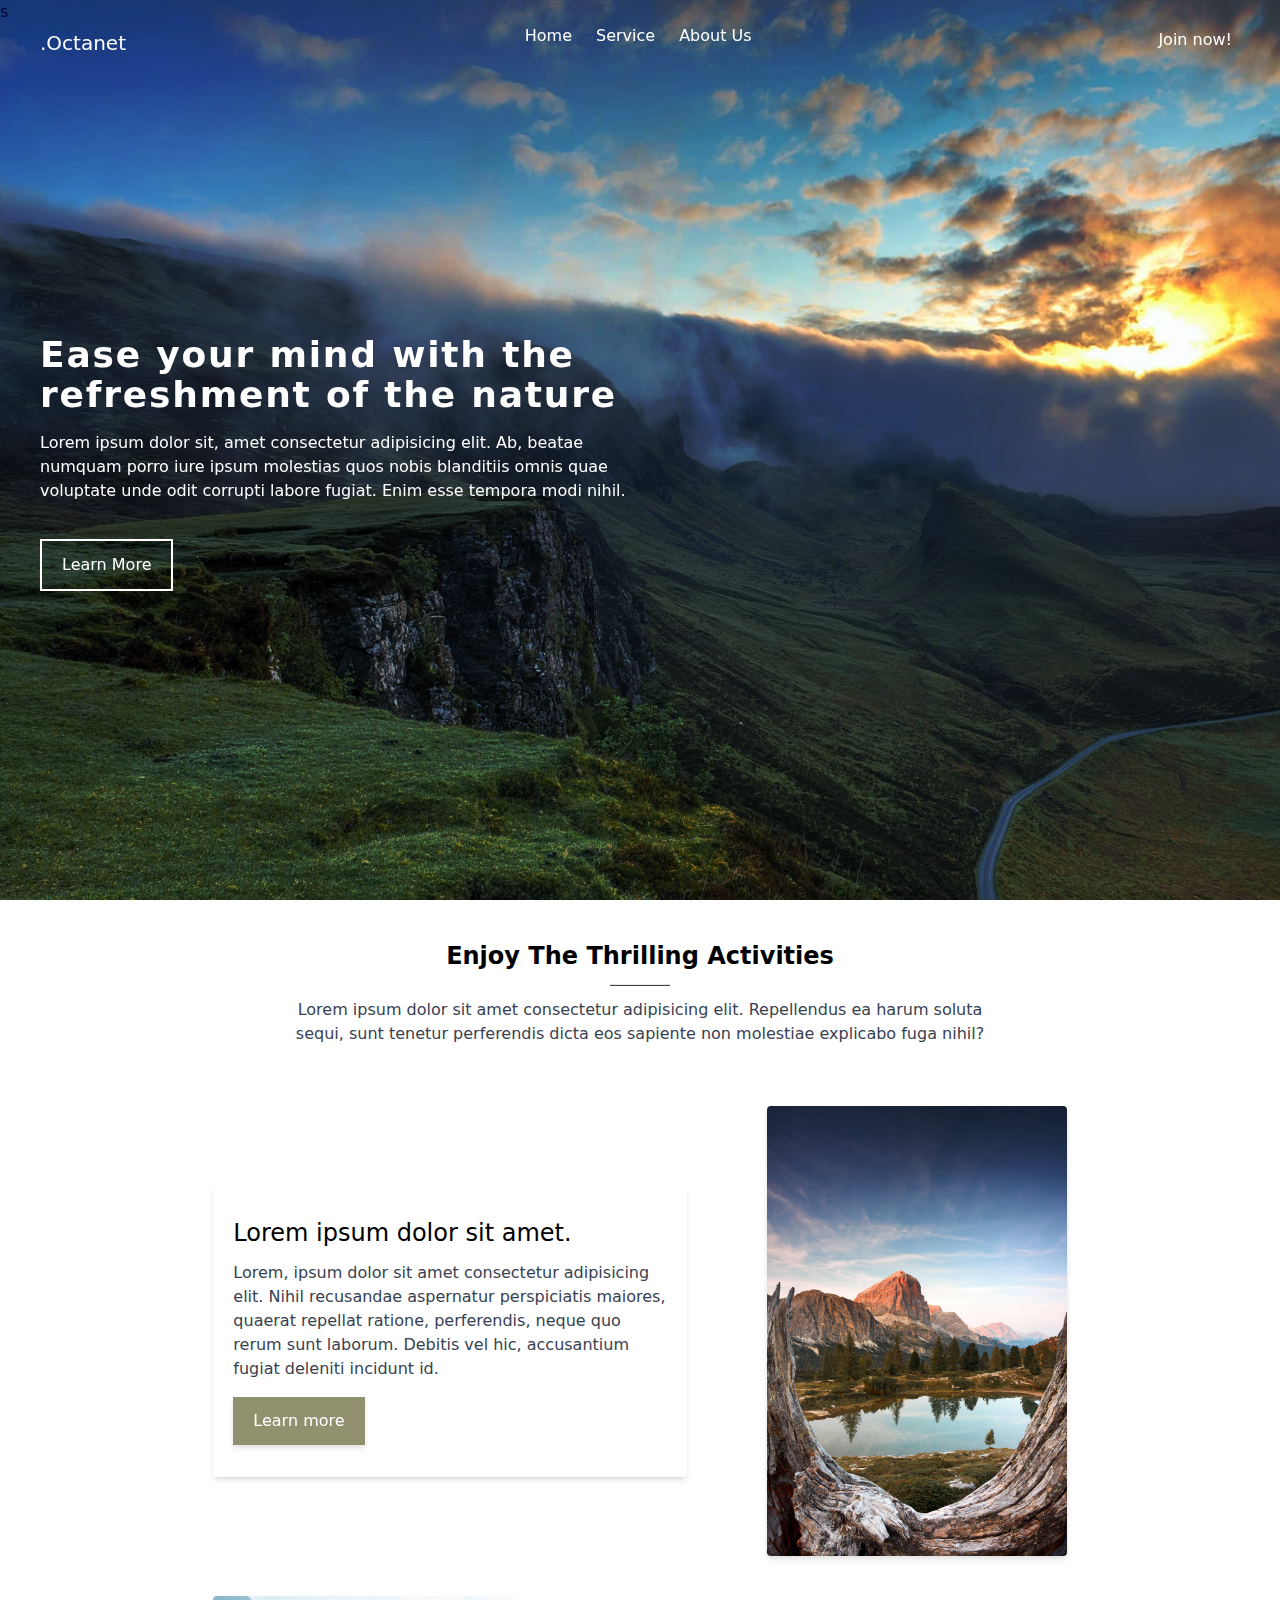
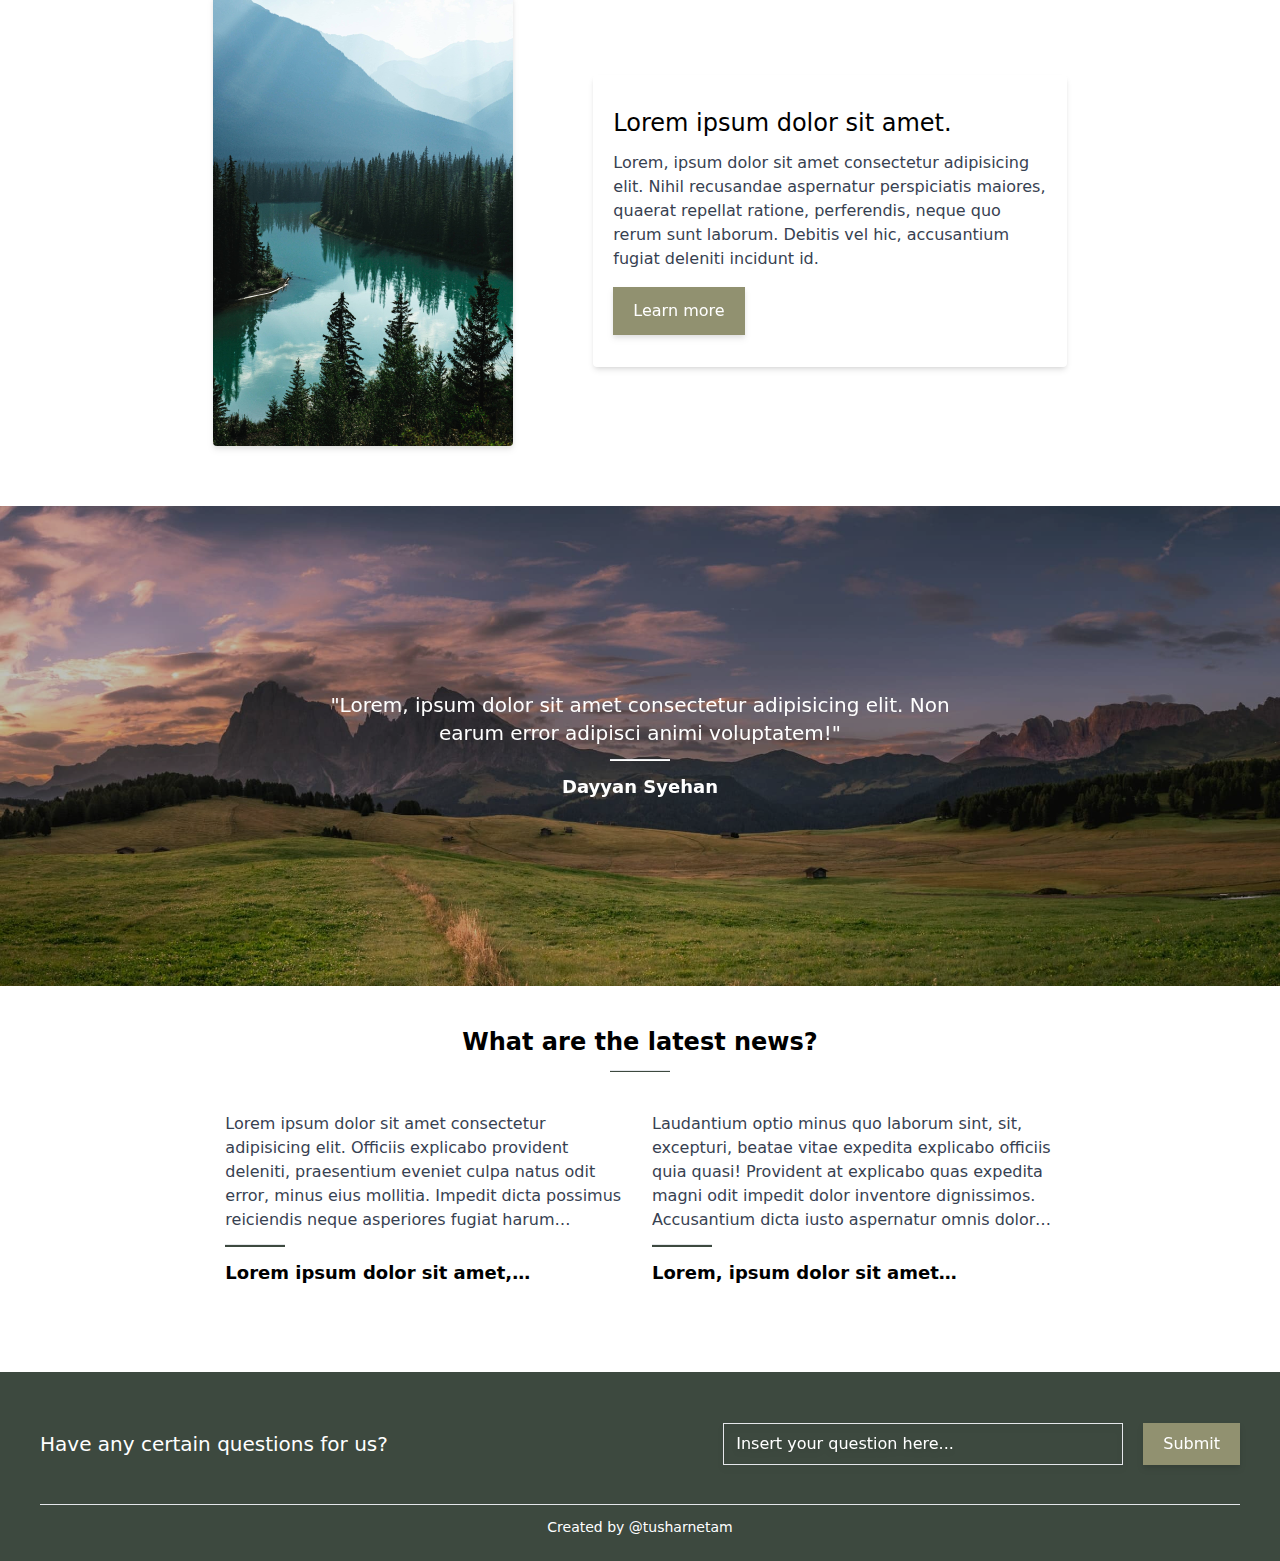
<file: index.html>
<!DOCTYPE html>
<html lang="en">

<head>
    <meta charset="UTF-8">
    <meta http-equiv="X-UA-Compatible" content="IE=edge">
    <meta name="viewport" content="width=device-width, initial-scale=1.0">
    <title>.Travelize - Let's Travel With Us!</title>
    <link rel="stylesheet" href="dist/main.css">
</head>

<body>
    <section id="hero-section"
        class="h-screen bg-hero-img bg-cover backdrop-brightness-50 bg-white-1/2 bg-no-repeat px-5 xl:px-10 pt-5 pb-10 mx-auto flex flex-col items-center xl:items-start align-middle">
        <div class="absolute top-0 left-0 w-full h-full bg-gray-700 mix-blend-overlay">s</div>
        <nav class="bg-transparent w-full text-white z-10">
            <div class="flex justify-between items-center">
                <a class="text-white font-medium text-xl cursor-pointer">.Octanet</a>
                <div class="hidden md:block">
                    <ul class="flex">
                        <li
                            class="border-b-2 border-transparent px-3 pb-3 font-medium transition ease-in-out hover:border-white">
                            <a href="#">Home</a>    
                        </li>
                        <li
                            class="border-b-2 border-transparent px-3 pb-3 font-medium transition ease-in-out hover:border-white">
                            <a href="#">Service</a>    
                        </li>
                        <li
                            class="border-b-2 border-transparent px-3 pb-3 font-medium transition ease-in-out hover:border-white">
                            <a href="#">About Us</a>    
                        </li>
                    </ul>
                </div>
                <button
                    class="border-b-2 border-transparent transition ease-in-out p-2 pb-3 font-medium hidden xl:block hover:border-white">
                    Join now!
                </button>
            </div>
        </nav>
        <div class="flex flex-col items-center z-10 xl:items-start w-4/5 xl:w-1/2 my-auto mx-auto xl:mx-0">
            <h3 class="text-2xl xl:text-4xl font-bold text-white text-center xl:text-left tracking-wider">
                Ease your mind with the refreshment of the nature
            </h3>
            <p class="text-white font-normal text-center xl:text-left mt-4 mb-9">
                Lorem ipsum dolor sit, amet consectetur adipisicing elit. Ab, beatae numquam porro iure ipsum molestias
                quos nobis blanditiis omnis quae voluptate unde odit corrupti labore fugiat. Enim esse tempora modi
                nihil.
            </p>
            <a href="#"
                class="border-2 border-white text-white px-5 py-3 mx-auto xl:ml-0 transition ease-in-out hover:bg-white hover:text-black">Learn
                More</a>
        </div>
    </section>

    <section id="activities-section" class="relative container mx-auto flex flex-col justify-center py-10 ">
        <div class="flex flex-col text-center w-3/4 px-2 mx-auto mb-10">
            <h5 class="text-2xl font-bold">
                Enjoy The Thrilling Activities
            </h5>
            <hr class="w-[60px] h-[2px] mx-auto my-3 bg-primaryColor">
            <p class="w-full xl:w-3/4 mx-auto font-normal text-gray-700 antialiased">
                Lorem ipsum dolor sit amet consectetur adipisicing elit. Repellendus ea harum soluta sequi, sunt tenetur
                perferendis dicta eos sapiente non molestiae explicabo fuga nihil?
            </p>
        </div>
        <div class="mx-auto flex flex-row w-3/4 xl:w-2/3 my-5 space-x-20">
            <div class="my-auto flex flex-col h-fit px-5 py-8 rounded shadow-md">
                <h5 class="text-2xl font-medium">Lorem ipsum dolor sit amet.</h5>
                <p class="mt-3 mb-4 text-gray-700">
                    Lorem, ipsum dolor sit amet consectetur adipisicing elit. Nihil recusandae aspernatur perspiciatis
                    maiores, quaerat repellat ratione, perferendis, neque quo rerum sunt laborum. Debitis vel hic,
                    accusantium fugiat deleniti incidunt id.
                </p>
                <button
                    class="text-white border-0 bg-secondaryColor w-fit px-5 py-3 drop-shadow-md transition-all hover:-translate-y-1 hover:shadow-lg">Learn
                    more</button>
            </div>
            <img class="drop-shadow-md rounded hidden xl:block" src="../assets/content-img-5.jpg" width="300">
        </div>
        <div class="mx-auto flex flex-row-reverse w-3/4 xl:w-2/3 my-5 space-x-20 space-x-reverse">
            <div class="my-auto flex flex-col h-fit px-5 py-8 rounded shadow-md">
                <h5 class="text-2xl font-medium">Lorem ipsum dolor sit amet.</h5>
                <p class="mt-3 mb-4 text-gray-700">
                    Lorem, ipsum dolor sit amet consectetur adipisicing elit. Nihil recusandae aspernatur perspiciatis
                    maiores, quaerat repellat ratione, perferendis, neque quo rerum sunt laborum. Debitis vel hic,
                    accusantium fugiat deleniti incidunt id.
                </p>
                <button
                    class="text-white border-0 bg-secondaryColor w-fit px-5 py-3 drop-shadow-md transition-all hover:-translate-y-1 hover:shadow-lg">Learn
                    more</button>
            </div>
            <img class="drop-shadow-md rounded hidden xl:block" src="../assets/content-img-4.jpg" width="300">
        </div>
    </section>
    <section id="banner-section" class="container mx-auto bg-banner-img h-[30rem] bg-cover bg-no-repeat bg-center">
        <div class="text-white flex flex-col justify-center items-center h-full backdrop-brightness-75">
            <p class="w-3/4 xl:w-1/2 mx-auto text-center text-xl font-normal">
                "Lorem, ipsum dolor sit amet consectetur adipisicing elit. Non earum error adipisci animi voluptatem!"
            </p>
            <hr class="bg-white w-[60px] h-[2px] my-3">
            <h6 class="text-white text-lg font-bold">Dayyan Syehan</h6>
        </div>
    </section>
    <section id="blog-section" class="container mx-auto py-10">
        <div class="flex flex-col text-center w-4/5 mx-auto">
            <h5 class="text-2xl font-bold">
                What are the latest news?
            </h5>
            <hr class="w-[60px] h-[2px] mx-auto mt-3 mb-5 bg-primaryColor">
        </div>
        <div class="flex flex-col xl:flex-row w-3/4 xl:w-2/3 mx-auto">
            <div class="flex flex-col py-5 px-3 w-full xl:w-1/2 h-[15rem]">
                <p class="text-gray-700 line-clamp-5">
                    Lorem ipsum dolor sit amet consectetur adipisicing elit. Officiis explicabo provident deleniti,
                    praesentium eveniet culpa natus odit error, minus eius mollitia. Impedit dicta possimus reiciendis
                    neque asperiores fugiat harum voluptates optio porro autem? Recusandae ut praesentium rerum minima
                    cumque corporis at ratione ex ipsam fugit dignissimos hic nostrum facilis iusto laborum illum
                    ducimus, unde maxime! Ea, cumque. Mollitia nemo veniam, laborum sit voluptas reprehenderit libero
                    assumenda quos, corrupti facilis rerum numquam consequuntur? Soluta totam hic voluptatibus accusamus
                    ab, nobis dolore sequi animi asperiores. Nobis officia, sint nisi maxime, repellendus excepturi
                    placeat quasi sit quos amet aperiam aliquid inventore fuga accusantium.
                </p>
                <hr class="w-[60px] h-[3px] my-3 bg-primaryColor">
                <a href="#" class="font-semibold text-lg line-clamp-1 transition-all hover:text-darkGreen">
                    Lorem ipsum dolor sit amet, consectetur adipisicing elit. Velit, illo?
                </a>
            </div>
            <div class="flex flex-col py-5 px-3 w-full xl:w-1/2 h-[15rem]">
                <p class="text-gray-700 line-clamp-5">
                    Laudantium optio minus quo laborum sint, sit, excepturi, beatae vitae expedita
                    explicabo officiis quia quasi! Provident at explicabo quas expedita magni odit impedit dolor
                    inventore dignissimos. Accusantium dicta iusto aspernatur omnis dolores voluptatibus quidem nam?
                    Asperiores neque, assumenda facere laborum nulla dignissimos, reiciendis omnis, velit quos quod
                    ipsam non. Animi totam nemo voluptatem asperiores aut dicta assumenda deserunt culpa officiis
                    distinctio et, temporibus eos! Sint cupiditate fugit eum corrupti ipsa, optio asperiores. Dolor
                    eveniet quod omnis eos iste cupiditate! Necessitatibus amet consequatur porro cumque reiciendis ea
                    ex aliquam aut? Ea ratione voluptatibus quaerat necessitatibus nam eius voluptatem, officiis in.
                </p>
                <hr class="w-[60px] h-[3px] my-3 bg-primaryColor">
                <a href="#" class="font-semibold text-lg line-clamp-1 transition-all hover:text-darkGreen">
                    Lorem, ipsum dolor sit amet consectetur adipisicing elit. Dignissimos, ex.
                </a>
            </div>
        </div>
    </section>

    <section id="cta-section" class="container mx-auto bg-primaryColor px-10 py-6">
        <div class="flex flex-col xl:flex-row justify-between items-center h-24">
            <h5 class="text-white text-lg xl:text-xl my-auto">
                Have any certain questions for us?
            </h5>
            <div class="flex flex-row my-auto space-x-5">
                <input type="text" class="w-3/4 xl:w-[400px] border-[1px] bg-transparent px-3 py-2 text-white drop-shadow-md placeholder:text-white focus:drop-shadow-lg focus:outline-none" placeholder="Insert your question here...">
                <button type="submit" class="border-0 px-5 py-2 text-white bg-secondaryColor drop-shadow-md hover:drop-shadow-lg">Submit</button>
            </div>
        </div>
        <hr class="w-full h-2px mx-auto my-5 xl:my-3 bg-white">
        <p class="text-center text-white text-sm">
            Created by <a target="_blank" href="https://github.com/tusharnetam">@tusharnetam</a>
        </p>
    </section>
</body>
</html>
</file>
<file: dist/main.css>
/*! tailwindcss v3.0.24 | MIT License | https://tailwindcss.com*/*,:after,:before{box-sizing:border-box;border:0 solid #e5e7eb}:after,:before{--tw-content:""}html{line-height:1.5;-webkit-text-size-adjust:100%;-moz-tab-size:4;-o-tab-size:4;tab-size:4;font-family:ui-sans-serif,system-ui,-apple-system,BlinkMacSystemFont,Segoe UI,Roboto,Helvetica Neue,Arial,Noto Sans,sans-serif,Apple Color Emoji,Segoe UI Emoji,Segoe UI Symbol,Noto Color Emoji}body{margin:0;line-height:inherit}hr{height:0;color:inherit;border-top-width:1px}abbr:where([title]){-webkit-text-decoration:underline dotted;text-decoration:underline dotted}h1,h2,h3,h4,h5,h6{font-size:inherit;font-weight:inherit}a{color:inherit;text-decoration:inherit}b,strong{font-weight:bolder}code,kbd,pre,samp{font-family:ui-monospace,SFMono-Regular,Menlo,Monaco,Consolas,Liberation Mono,Courier New,monospace;font-size:1em}small{font-size:80%}sub,sup{font-size:75%;line-height:0;position:relative;vertical-align:initial}sub{bottom:-.25em}sup{top:-.5em}table{text-indent:0;border-color:inherit;border-collapse:collapse}button,input,optgroup,select,textarea{font-family:inherit;font-size:100%;line-height:inherit;color:inherit;margin:0;padding:0}button,select{text-transform:none}[type=button],[type=reset],[type=submit],button{-webkit-appearance:button;background-color:initial;background-image:none}:-moz-focusring{outline:auto}:-moz-ui-invalid{box-shadow:none}progress{vertical-align:initial}::-webkit-inner-spin-button,::-webkit-outer-spin-button{height:auto}[type=search]{-webkit-appearance:textfield;outline-offset:-2px}::-webkit-search-decoration{-webkit-appearance:none}::-webkit-file-upload-button{-webkit-appearance:button;font:inherit}summary{display:list-item}blockquote,dd,dl,figure,h1,h2,h3,h4,h5,h6,hr,p,pre{margin:0}fieldset{margin:0}fieldset,legend{padding:0}menu,ol,ul{list-style:none;margin:0;padding:0}textarea{resize:vertical}input::-moz-placeholder,textarea::-moz-placeholder{opacity:1;color:#9ca3af}input:-ms-input-placeholder,textarea:-ms-input-placeholder{opacity:1;color:#9ca3af}input::placeholder,textarea::placeholder{opacity:1;color:#9ca3af}[role=button],button{cursor:pointer}:disabled{cursor:default}audio,canvas,embed,iframe,img,object,svg,video{display:block;vertical-align:middle}img,video{max-width:100%;height:auto}[hidden]{display:none}*,:after,:before{--tw-translate-x:0;--tw-translate-y:0;--tw-rotate:0;--tw-skew-x:0;--tw-skew-y:0;--tw-scale-x:1;--tw-scale-y:1;--tw-pan-x: ;--tw-pan-y: ;--tw-pinch-zoom: ;--tw-scroll-snap-strictness:proximity;--tw-ordinal: ;--tw-slashed-zero: ;--tw-numeric-figure: ;--tw-numeric-spacing: ;--tw-numeric-fraction: ;--tw-ring-inset: ;--tw-ring-offset-width:0px;--tw-ring-offset-color:#fff;--tw-ring-color:#3b82f680;--tw-ring-offset-shadow:0 0 #0000;--tw-ring-shadow:0 0 #0000;--tw-shadow:0 0 #0000;--tw-shadow-colored:0 0 #0000;--tw-blur: ;--tw-brightness: ;--tw-contrast: ;--tw-grayscale: ;--tw-hue-rotate: ;--tw-invert: ;--tw-saturate: ;--tw-sepia: ;--tw-drop-shadow: ;--tw-backdrop-blur: ;--tw-backdrop-brightness: ;--tw-backdrop-contrast: ;--tw-backdrop-grayscale: ;--tw-backdrop-hue-rotate: ;--tw-backdrop-invert: ;--tw-backdrop-opacity: ;--tw-backdrop-saturate: ;--tw-backdrop-sepia: }.container{width:100%}@media (min-width:640px){.container{max-width:640px}}@media (min-width:768px){.container{max-width:768px}}@media (min-width:1024px){.container{max-width:1024px}}@media (min-width:1280px){.container{max-width:1280px}}@media (min-width:1536px){.container{max-width:1536px}}.absolute{position:absolute}.relative{position:relative}.top-0{top:0}.left-0{left:0}.z-10{z-index:10}.mx-auto{margin-left:auto;margin-right:auto}.my-auto{margin-top:auto;margin-bottom:auto}.my-3{margin-top:.75rem;margin-bottom:.75rem}.my-5{margin-top:1.25rem;margin-bottom:1.25rem}.mt-4{margin-top:1rem}.mb-9{margin-bottom:2.25rem}.mb-10{margin-bottom:2.5rem}.mt-3{margin-top:.75rem}.mb-4{margin-bottom:1rem}.mb-5{margin-bottom:1.25rem}.flex{display:flex}.hidden{display:none}.h-screen{height:100vh}.h-full{height:100%}.h-\[2px\]{height:2px}.h-fit{height:-webkit-fit-content;height:-moz-fit-content;height:fit-content}.h-\[30rem\]{height:30rem}.h-\[15rem\]{height:15rem}.h-\[3px\]{height:3px}.h-24{height:6rem}.w-full{width:100%}.w-4\/5{width:80%}.w-3\/4{width:75%}.w-\[60px\]{width:60px}.w-fit{width:-webkit-fit-content;width:-moz-fit-content;width:fit-content}.cursor-pointer{cursor:pointer}.flex-row{flex-direction:row}.flex-row-reverse{flex-direction:row-reverse}.flex-col{flex-direction:column}.items-center{align-items:center}.justify-center{justify-content:center}.justify-between{justify-content:space-between}.space-x-20>:not([hidden])~:not([hidden]){--tw-space-x-reverse:0;margin-right:calc(5rem*var(--tw-space-x-reverse));margin-left:calc(5rem*(1 - var(--tw-space-x-reverse)))}.space-x-5>:not([hidden])~:not([hidden]){--tw-space-x-reverse:0;margin-right:calc(1.25rem*var(--tw-space-x-reverse));margin-left:calc(1.25rem*(1 - var(--tw-space-x-reverse)))}.space-x-reverse>:not([hidden])~:not([hidden]){--tw-space-x-reverse:1}.rounded{border-radius:.25rem}.border-2{border-width:2px}.border-0{border-width:0}.border-\[1px\]{border-width:1px}.border-b-2{border-bottom-width:2px}.border-transparent{border-color:#0000}.border-white{--tw-border-opacity:1;border-color:rgb(255 255 255/var(--tw-border-opacity))}.bg-transparent{background-color:initial}.bg-primaryColor{--tw-bg-opacity:1;background-color:rgb(61 73 63/var(--tw-bg-opacity))}.bg-secondaryColor{--tw-bg-opacity:1;background-color:rgb(145 145 112/var(--tw-bg-opacity))}.bg-white{--tw-bg-opacity:1;background-color:rgb(255 255 255/var(--tw-bg-opacity))}.bg-black{--tw-bg-opacity:1;background-color:rgb(0 0 0/var(--tw-bg-opacity))}.bg-gray-400{--tw-bg-opacity:1;background-color:rgb(156 163 175/var(--tw-bg-opacity))}.bg-slate-800{--tw-bg-opacity:1;background-color:rgb(30 41 59/var(--tw-bg-opacity))}.bg-gray-900{--tw-bg-opacity:1;background-color:rgb(17 24 39/var(--tw-bg-opacity))}.bg-gray-800{--tw-bg-opacity:1;background-color:rgb(31 41 55/var(--tw-bg-opacity))}.bg-gray-600{--tw-bg-opacity:1;background-color:rgb(75 85 99/var(--tw-bg-opacity))}.bg-gray-700{--tw-bg-opacity:1;background-color:rgb(55 65 81/var(--tw-bg-opacity))}.bg-hero-img{background-image:url(/assets/hero-img.jpg)}.bg-banner-img{background-image:url(/assets/banner.jpg)}.bg-cover{background-size:cover}.bg-center{background-position:50%}.bg-no-repeat{background-repeat:no-repeat}.p-2{padding:.5rem}.px-5{padding-left:1.25rem;padding-right:1.25rem}.px-3{padding-left:.75rem;padding-right:.75rem}.py-3{padding-top:.75rem;padding-bottom:.75rem}.py-10{padding-top:2.5rem;padding-bottom:2.5rem}.px-2{padding-left:.5rem;padding-right:.5rem}.py-8{padding-top:2rem;padding-bottom:2rem}.py-5{padding-top:1.25rem;padding-bottom:1.25rem}.px-10{padding-left:2.5rem;padding-right:2.5rem}.py-6{padding-top:1.5rem;padding-bottom:1.5rem}.py-2{padding-top:.5rem;padding-bottom:.5rem}.pt-5{padding-top:1.25rem}.pb-10{padding-bottom:2.5rem}.pb-3{padding-bottom:.75rem}.text-center{text-align:center}.align-middle{vertical-align:middle}.text-xl{font-size:1.25rem;line-height:1.75rem}.text-2xl{font-size:1.5rem;line-height:2rem}.text-lg{font-size:1.125rem;line-height:1.75rem}.text-sm{font-size:.875rem;line-height:1.25rem}.font-medium{font-weight:500}.font-bold{font-weight:700}.font-normal{font-weight:400}.font-semibold{font-weight:600}.tracking-wider{letter-spacing:.05em}.text-white{--tw-text-opacity:1;color:rgb(255 255 255/var(--tw-text-opacity))}.text-gray-700{--tw-text-opacity:1;color:rgb(55 65 81/var(--tw-text-opacity))}.antialiased{-webkit-font-smoothing:antialiased;-moz-osx-font-smoothing:grayscale}.opacity-70{opacity:.7}.opacity-40{opacity:.4}.opacity-90{opacity:.9}.opacity-50{opacity:.5}.mix-blend-multiply{mix-blend-mode:multiply}.mix-blend-overlay{mix-blend-mode:overlay}.mix-blend-darken{mix-blend-mode:darken}.shadow-md{--tw-shadow:0 4px 6px -1px #0000001a,0 2px 4px -2px #0000001a;--tw-shadow-colored:0 4px 6px -1px var(--tw-shadow-color),0 2px 4px -2px var(--tw-shadow-color);box-shadow:var(--tw-ring-offset-shadow,0 0 #0000),var(--tw-ring-shadow,0 0 #0000),var(--tw-shadow)}.drop-shadow-md{--tw-drop-shadow:drop-shadow(0 4px 3px #00000012) drop-shadow(0 2px 2px #0000000f);filter:var(--tw-blur) var(--tw-brightness) var(--tw-contrast) var(--tw-grayscale) var(--tw-hue-rotate) var(--tw-invert) var(--tw-saturate) var(--tw-sepia) var(--tw-drop-shadow)}.backdrop-brightness-50{--tw-backdrop-brightness:brightness(.5)}.backdrop-brightness-50,.backdrop-brightness-75{-webkit-backdrop-filter:var(--tw-backdrop-blur) var(--tw-backdrop-brightness) var(--tw-backdrop-contrast) var(--tw-backdrop-grayscale) var(--tw-backdrop-hue-rotate) var(--tw-backdrop-invert) var(--tw-backdrop-opacity) var(--tw-backdrop-saturate) var(--tw-backdrop-sepia);backdrop-filter:var(--tw-backdrop-blur) var(--tw-backdrop-brightness) var(--tw-backdrop-contrast) var(--tw-backdrop-grayscale) var(--tw-backdrop-hue-rotate) var(--tw-backdrop-invert) var(--tw-backdrop-opacity) var(--tw-backdrop-saturate) var(--tw-backdrop-sepia)}.backdrop-brightness-75{--tw-backdrop-brightness:brightness(.75)}.transition{transition-property:color,background-color,border-color,fill,stroke,opacity,box-shadow,transform,filter,-webkit-text-decoration-color,-webkit-backdrop-filter;transition-property:color,background-color,border-color,text-decoration-color,fill,stroke,opacity,box-shadow,transform,filter,backdrop-filter;transition-property:color,background-color,border-color,text-decoration-color,fill,stroke,opacity,box-shadow,transform,filter,backdrop-filter,-webkit-text-decoration-color,-webkit-backdrop-filter;transition-timing-function:cubic-bezier(.4,0,.2,1);transition-duration:.15s}.transition-all{transition-property:all;transition-timing-function:cubic-bezier(.4,0,.2,1);transition-duration:.15s}.ease-in-out{transition-timing-function:cubic-bezier(.4,0,.2,1)}.line-clamp-1{-webkit-line-clamp:1}.line-clamp-1,.line-clamp-5{overflow:hidden;display:-webkit-box;-webkit-box-orient:vertical}.line-clamp-5{-webkit-line-clamp:5}.placeholder\:text-white::-moz-placeholder{--tw-text-opacity:1;color:rgb(255 255 255/var(--tw-text-opacity))}.placeholder\:text-white:-ms-input-placeholder{--tw-text-opacity:1;color:rgb(255 255 255/var(--tw-text-opacity))}.placeholder\:text-white::placeholder{--tw-text-opacity:1;color:rgb(255 255 255/var(--tw-text-opacity))}.hover\:-translate-y-1:hover{--tw-translate-y:-0.25rem;transform:translate(var(--tw-translate-x),var(--tw-translate-y)) rotate(var(--tw-rotate)) skewX(var(--tw-skew-x)) skewY(var(--tw-skew-y)) scaleX(var(--tw-scale-x)) scaleY(var(--tw-scale-y))}.hover\:border-white:hover{--tw-border-opacity:1;border-color:rgb(255 255 255/var(--tw-border-opacity))}.hover\:bg-white:hover{--tw-bg-opacity:1;background-color:rgb(255 255 255/var(--tw-bg-opacity))}.hover\:text-black:hover{--tw-text-opacity:1;color:rgb(0 0 0/var(--tw-text-opacity))}.hover\:text-darkGreen:hover{--tw-text-opacity:1;color:rgb(17 36 20/var(--tw-text-opacity))}.hover\:shadow-lg:hover{--tw-shadow:0 10px 15px -3px #0000001a,0 4px 6px -4px #0000001a;--tw-shadow-colored:0 10px 15px -3px var(--tw-shadow-color),0 4px 6px -4px var(--tw-shadow-color);box-shadow:var(--tw-ring-offset-shadow,0 0 #0000),var(--tw-ring-shadow,0 0 #0000),var(--tw-shadow)}.hover\:drop-shadow-lg:hover{--tw-drop-shadow:drop-shadow(0 10px 8px #0000000a) drop-shadow(0 4px 3px #0000001a);filter:var(--tw-blur) var(--tw-brightness) var(--tw-contrast) var(--tw-grayscale) var(--tw-hue-rotate) var(--tw-invert) var(--tw-saturate) var(--tw-sepia) var(--tw-drop-shadow)}.focus\:outline-none:focus{outline:2px solid #0000;outline-offset:2px}.focus\:drop-shadow-lg:focus{--tw-drop-shadow:drop-shadow(0 10px 8px #0000000a) drop-shadow(0 4px 3px #0000001a);filter:var(--tw-blur) var(--tw-brightness) var(--tw-contrast) var(--tw-grayscale) var(--tw-hue-rotate) var(--tw-invert) var(--tw-saturate) var(--tw-sepia) var(--tw-drop-shadow)}@media (min-width:768px){.md\:block{display:block}}@media (min-width:1280px){.xl\:mx-0{margin-left:0;margin-right:0}.xl\:my-3{margin-top:.75rem;margin-bottom:.75rem}.xl\:ml-0{margin-left:0}.xl\:block{display:block}.xl\:w-1\/2{width:50%}.xl\:w-3\/4{width:75%}.xl\:w-2\/3{width:66.666667%}.xl\:w-\[400px\]{width:400px}.xl\:flex-row{flex-direction:row}.xl\:items-start{align-items:flex-start}.xl\:px-10{padding-left:2.5rem;padding-right:2.5rem}.xl\:text-left{text-align:left}.xl\:text-4xl{font-size:2.25rem;line-height:2.5rem}.xl\:text-xl{font-size:1.25rem;line-height:1.75rem}}
</file>
